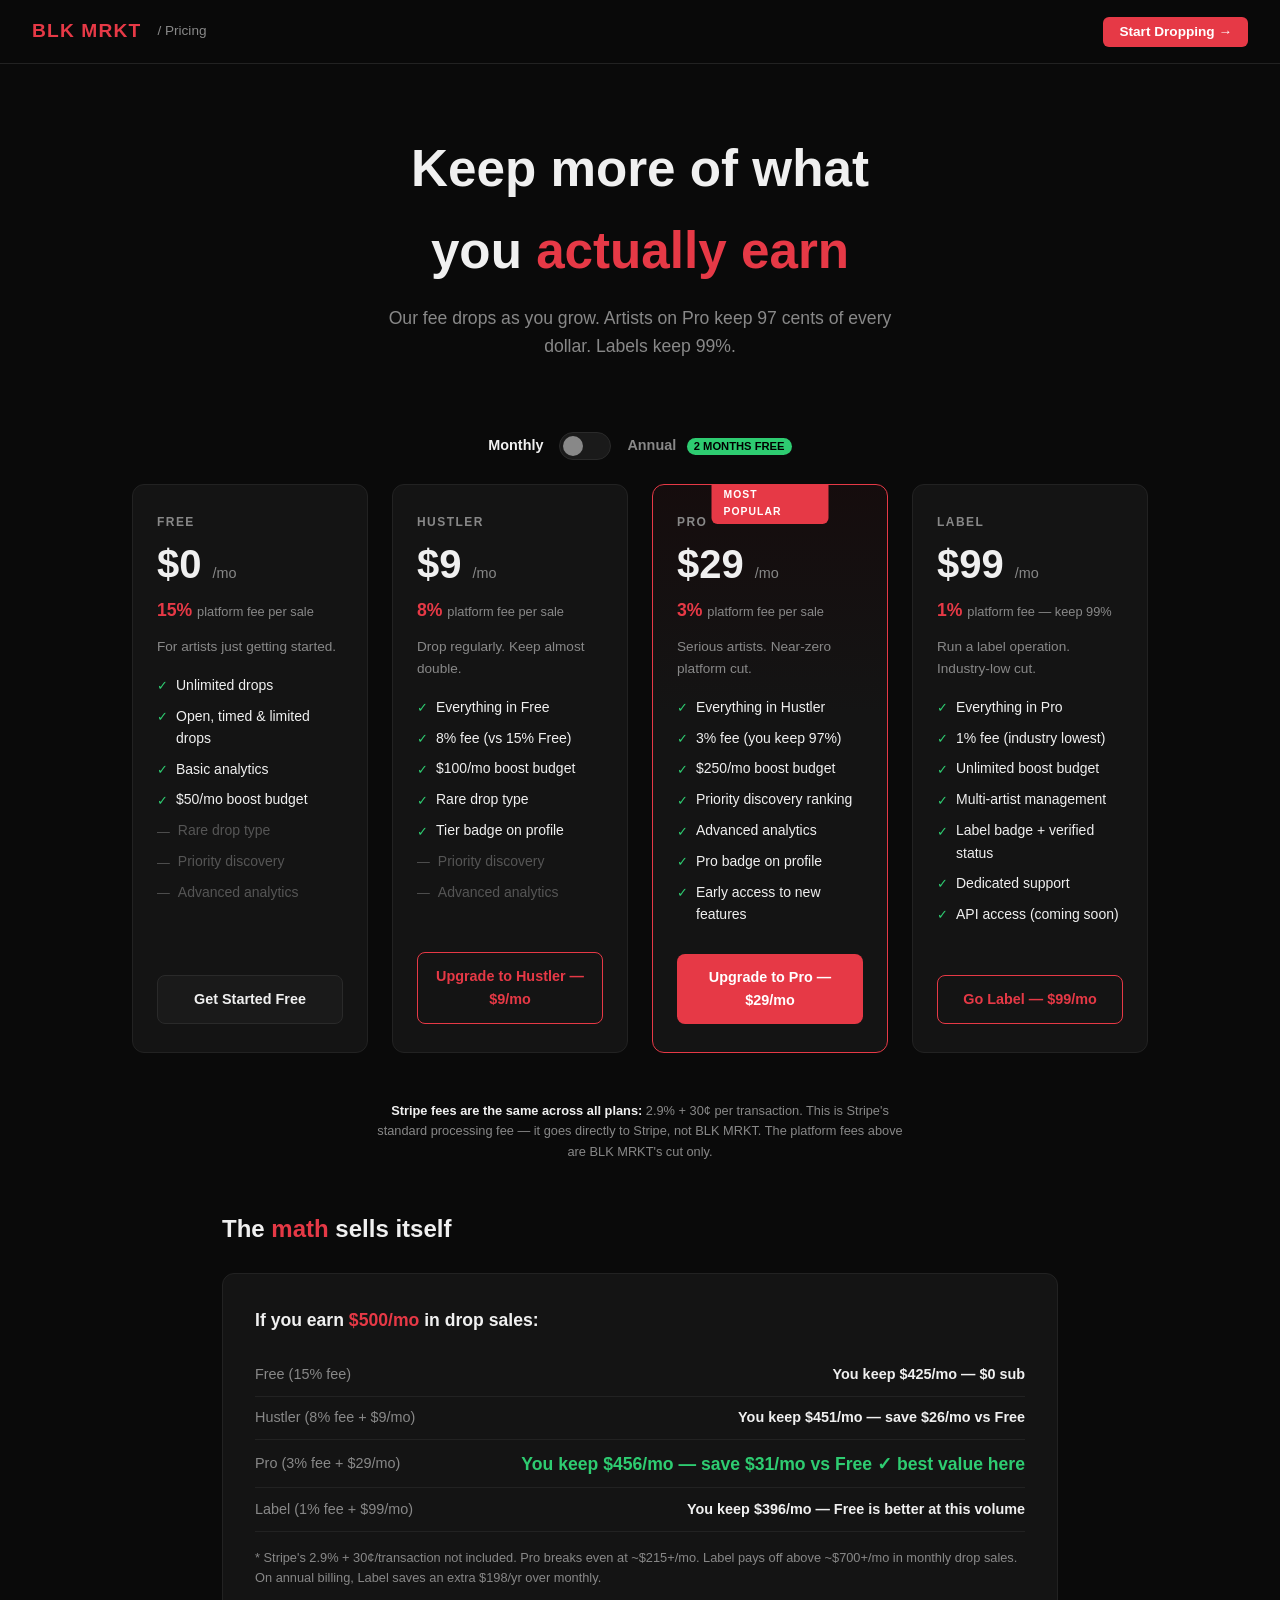
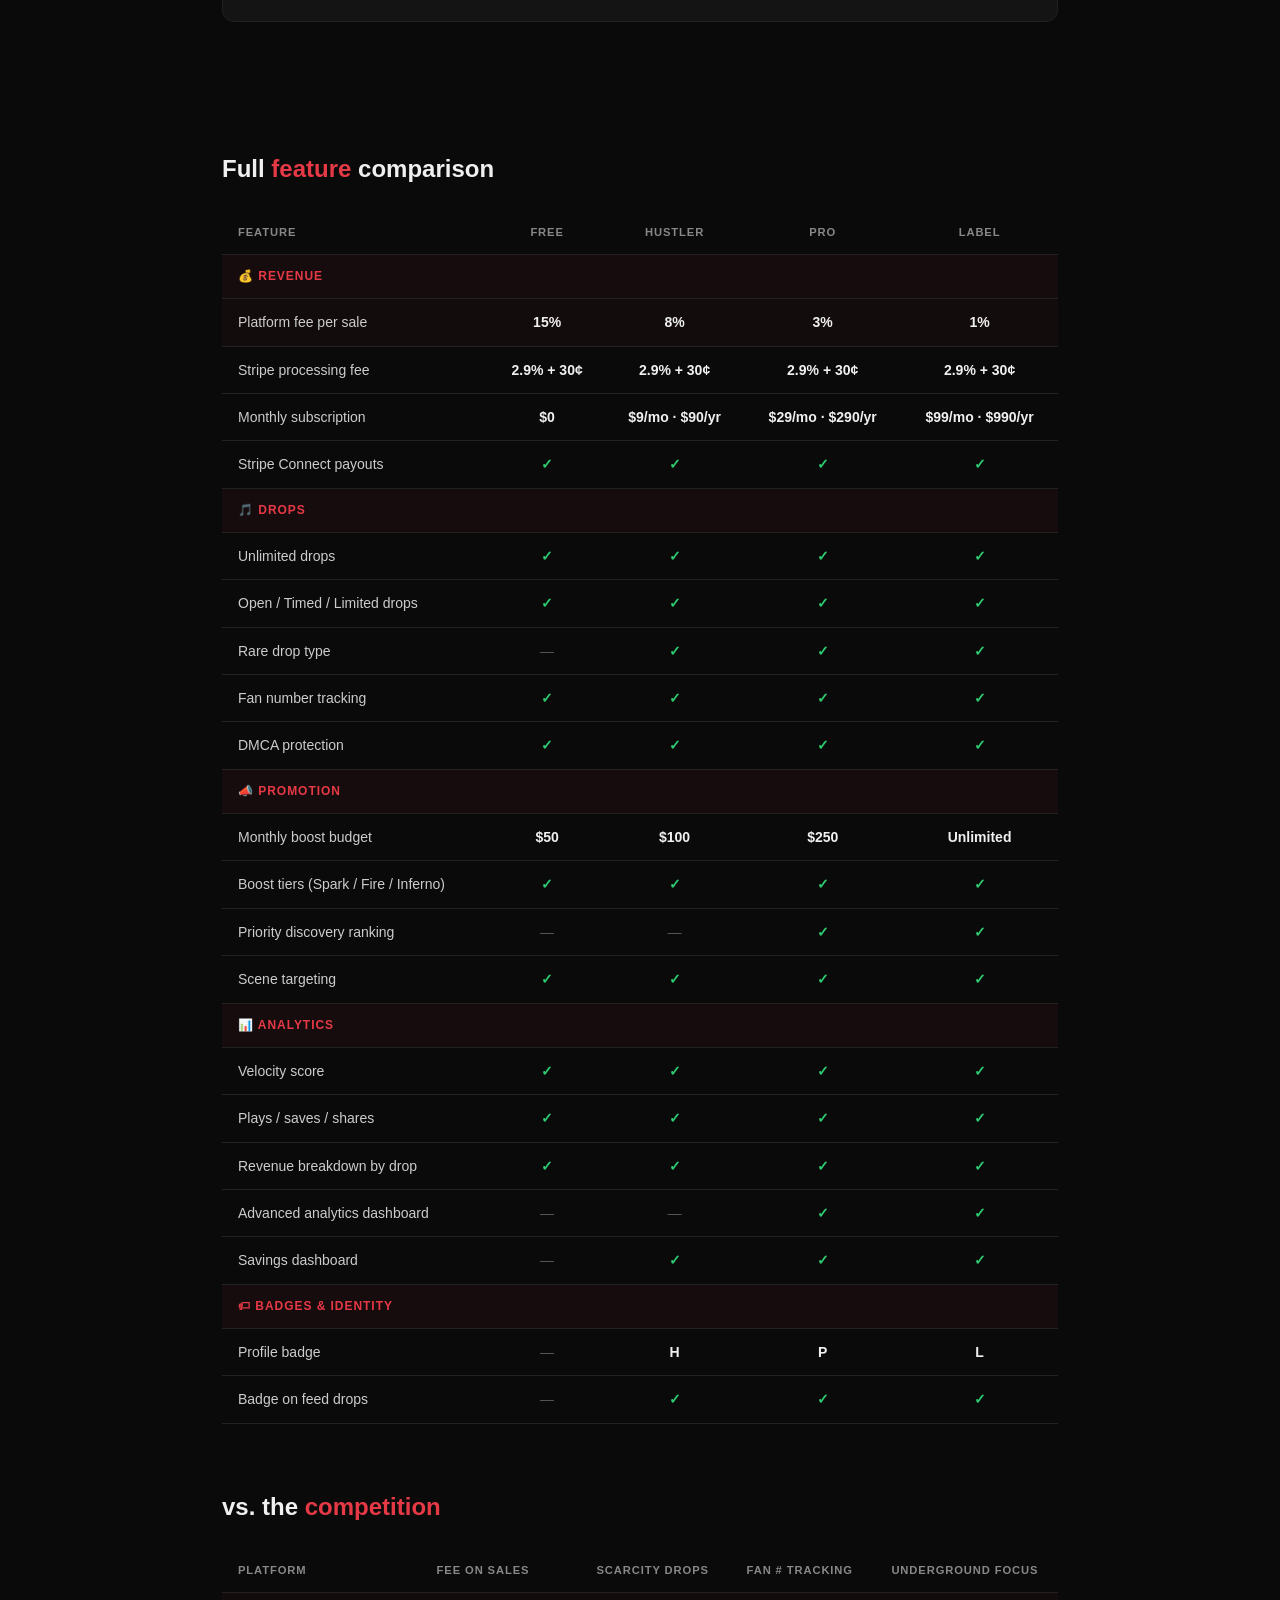
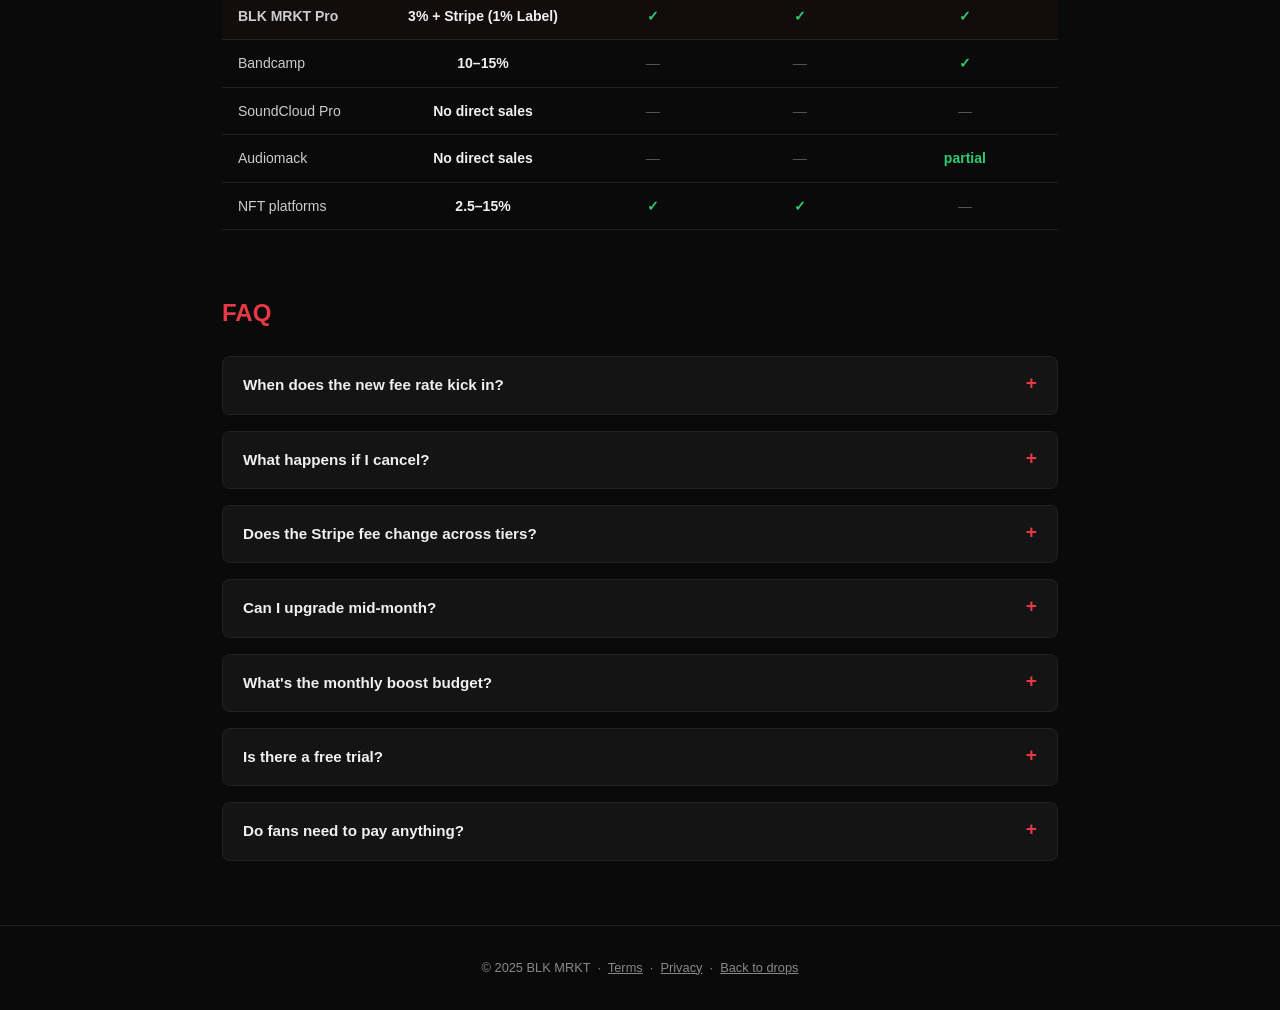
<file: static/pricing.html>
<!DOCTYPE html>
<html lang="en">
<head>
  <meta charset="UTF-8" />
  <meta name="viewport" content="width=device-width, initial-scale=1.0" />
  <title>Pricing — BLK MRKT</title>
  <style>
    *, *::before, *::after { box-sizing: border-box; margin: 0; padding: 0; }
    :root {
      --bg: #0a0a0a; --surface: #141414; --surface2: #1a1a1a;
      --border: #222; --border2: #2a2a2a;
      --red: #e63946; --red-dim: rgba(230,57,70,0.15);
      --text: #f0f0f0; --muted: #888; --dim: #555;
      --green: #2ecc71; --gold: #f5c518;
      --font: 'Inter', -apple-system, BlinkMacSystemFont, 'Segoe UI', sans-serif;
      --radius: 12px;
    }
    body { background: var(--bg); color: var(--text); font-family: var(--font); line-height: 1.6; min-height: 100vh; }

    /* ---- Header ---- */
    header {
      border-bottom: 1px solid var(--border);
      padding: 1rem 2rem;
      display: flex; align-items: center; gap: 1rem;
      position: sticky; top: 0; background: rgba(10,10,10,0.95);
      backdrop-filter: blur(8px); z-index: 10;
    }
    header a.logo { color: var(--red); text-decoration: none; font-weight: 800; font-size: 1.2rem; letter-spacing: .06em; }
    header span { color: var(--muted); font-size: .85rem; }
    header .cta { margin-left: auto; }
    header .cta a {
      background: var(--red); color: #fff; padding: .45rem 1rem;
      border-radius: 6px; text-decoration: none; font-size: .85rem; font-weight: 600;
    }

    /* ---- Hero ---- */
    .hero { text-align: center; padding: 4rem 2rem 2rem; }
    .hero h1 { font-size: clamp(2rem, 5vw, 3.2rem); font-weight: 900; margin-bottom: .75rem; }
    .hero h1 span { color: var(--red); }
    .hero p { color: var(--muted); font-size: 1.1rem; max-width: 520px; margin: 0 auto; }

    /* ---- Toggle ---- */
    .toggle-row { display: flex; justify-content: center; align-items: center; gap: 1rem; margin: 2.5rem 0 1.5rem; }
    .toggle-row span { color: var(--muted); font-size: .9rem; font-weight: 600; transition: color .2s; }
    .toggle-row span.active { color: var(--text); }
    .toggle-row .badge { background: var(--green); color: #000; font-size: .7rem; font-weight: 700; padding: .15rem .45rem; border-radius: 20px; margin-left: .4rem; white-space: nowrap; }

    /* pill toggle */
    .billing-toggle {
      position: relative; display: inline-flex; align-items: center;
      background: var(--surface2); border: 1px solid var(--border2);
      border-radius: 30px; padding: 3px; cursor: pointer; width: 52px; height: 28px;
    }
    .billing-toggle input { opacity: 0; width: 0; height: 0; position: absolute; }
    .billing-toggle .knob {
      position: absolute; left: 3px; top: 3px;
      width: 20px; height: 20px; border-radius: 50%;
      background: var(--muted); transition: transform .25s, background .25s;
    }
    .billing-toggle input:checked ~ .knob { transform: translateX(24px); background: var(--green); }

    /* ---- Tier Grid ---- */
    .tiers { display: grid; grid-template-columns: repeat(auto-fit, minmax(230px, 1fr)); gap: 1.5rem; max-width: 1080px; margin: 0 auto; padding: 0 2rem 3rem; }

    .tier-card {
      background: var(--surface); border: 1px solid var(--border);
      border-radius: var(--radius); padding: 1.75rem 1.5rem;
      display: flex; flex-direction: column; gap: .5rem;
      position: relative; transition: border-color .2s;
    }
    .tier-card:hover { border-color: var(--border2); }
    .tier-card.featured {
      border-color: var(--red);
      background: linear-gradient(180deg, rgba(230,57,70,.05) 0%, var(--surface) 40%);
    }
    .tier-card.featured::before {
      content: "MOST POPULAR";
      position: absolute; top: -1px; left: 50%; transform: translateX(-50%);
      background: var(--red); color: #fff; font-size: .65rem; font-weight: 800;
      letter-spacing: .1em; padding: .2rem .75rem; border-radius: 0 0 6px 6px;
    }

    .tier-name { font-size: .75rem; font-weight: 700; letter-spacing: .12em; color: var(--muted); text-transform: uppercase; }
    .tier-price { font-size: 2.5rem; font-weight: 900; line-height: 1; margin: .25rem 0; }
    .tier-price .cents { font-size: 1rem; font-weight: 400; color: var(--muted); }
    .tier-price .period { font-size: .9rem; font-weight: 400; color: var(--muted); }
    .tier-fee { font-size: 1.1rem; font-weight: 700; color: var(--red); margin-bottom: .25rem; }
    .tier-fee small { font-weight: 400; color: var(--muted); font-size: .8rem; }
    .tier-desc { color: var(--muted); font-size: .85rem; margin-bottom: .5rem; }

    .tier-features { list-style: none; display: flex; flex-direction: column; gap: .5rem; flex: 1; }
    .tier-features li { font-size: .875rem; display: flex; gap: .5rem; align-items: flex-start; }
    .tier-features li .check { color: var(--green); font-size: .8rem; flex-shrink: 0; margin-top: .15rem; }
    .tier-features li .dash { color: var(--dim); font-size: .8rem; flex-shrink: 0; margin-top: .15rem; }
    .tier-features li.muted-feat { color: var(--dim); }

    .tier-btn {
      display: block; text-align: center; padding: .75rem; border-radius: 8px;
      font-weight: 700; font-size: .9rem; text-decoration: none; margin-top: 1.25rem;
      cursor: pointer; border: none; transition: opacity .15s;
    }
    .tier-btn:hover { opacity: .85; }
    .tier-btn.primary { background: var(--red); color: #fff; }
    .tier-btn.secondary { background: var(--surface2); color: var(--text); border: 1px solid var(--border2); }
    .tier-btn.outline { background: transparent; color: var(--red); border: 1px solid var(--red); }

    /* ---- Stripe fee note ---- */
    .stripe-note {
      text-align: center; color: var(--muted); font-size: .8rem; margin: 0 auto 3rem;
      max-width: 600px; padding: 0 2rem;
    }
    .stripe-note strong { color: var(--text); }

    /* ---- Comparison table ---- */
    .section { max-width: 900px; margin: 0 auto; padding: 0 2rem 4rem; }
    .section h2 { font-size: 1.5rem; font-weight: 800; margin-bottom: 1.5rem; }
    .section h2 span { color: var(--red); }

    table.compare { width: 100%; border-collapse: collapse; font-size: .875rem; }
    table.compare th {
      text-align: left; padding: .75rem 1rem; font-size: .7rem; font-weight: 700;
      letter-spacing: .08em; text-transform: uppercase; color: var(--muted);
      border-bottom: 1px solid var(--border);
    }
    table.compare th:not(:first-child) { text-align: center; }
    table.compare td {
      padding: .75rem 1rem; border-bottom: 1px solid var(--border);
      color: #ccc; vertical-align: middle;
    }
    table.compare td:not(:first-child) { text-align: center; }
    table.compare tr:hover td { background: rgba(255,255,255,.02); }
    table.compare .yes { color: var(--green); font-weight: 700; }
    table.compare .no { color: var(--dim); }
    table.compare .val { color: var(--text); font-weight: 600; }
    table.compare .cat td { background: rgba(230,57,70,.06); color: var(--red); font-weight: 700; font-size: .75rem; letter-spacing: .08em; text-transform: uppercase; border-bottom: 1px solid var(--border); }
    table.compare .highlight td { background: rgba(230,57,70,.04); }

    /* ---- Math sells itself ---- */
    .math-box {
      background: var(--surface); border: 1px solid var(--border);
      border-radius: var(--radius); padding: 2rem; margin-bottom: 4rem;
    }
    .math-box h3 { font-size: 1.1rem; font-weight: 800; margin-bottom: 1.25rem; }
    .math-box h3 span { color: var(--red); }
    .math-row { display: flex; justify-content: space-between; align-items: center; padding: .6rem 0; border-bottom: 1px solid var(--border); font-size: .9rem; }
    .math-row:last-child { border-bottom: none; font-weight: 700; font-size: 1rem; }
    .math-row .label { color: var(--muted); }
    .math-row .val { font-weight: 600; }
    .math-row.savings .val { color: var(--green); font-weight: 800; font-size: 1.1rem; }

    /* ---- Competitor compare ---- */
    .vs-table td:first-child { min-width: 160px; }

    /* ---- FAQ ---- */
    .faq-list { display: flex; flex-direction: column; gap: 1rem; }
    details { background: var(--surface); border: 1px solid var(--border); border-radius: 8px; padding: 1rem 1.25rem; }
    summary { font-weight: 600; cursor: pointer; font-size: .95rem; list-style: none; display: flex; justify-content: space-between; }
    summary::after { content: "+"; color: var(--red); font-size: 1.2rem; line-height: 1; }
    details[open] summary::after { content: "−"; }
    details p { color: var(--muted); font-size: .875rem; margin-top: .75rem; line-height: 1.7; }

    /* ---- Footer ---- */
    footer { text-align: center; color: var(--muted); font-size: .8rem; padding: 2rem; border-top: 1px solid var(--border); }
    footer a { color: var(--muted); text-decoration: underline; }

    @media (max-width: 600px) {
      .tiers { grid-template-columns: 1fr; }
      table.compare { font-size: .8rem; }
      table.compare th, table.compare td { padding: .6rem .5rem; }
    }
  </style>
</head>
<body>

<header>
  <a class="logo" href="/">BLK MRKT</a>
  <span>/ Pricing</span>
  <div class="cta"><a href="/">Start Dropping →</a></div>
</header>

<!-- Hero -->
<div class="hero">
  <h1>Keep more of what<br>you <span>actually earn</span></h1>
  <p>Our fee drops as you grow. Artists on Pro keep 97 cents of every dollar. Labels keep 99%.</p>
</div>

<!-- Billing toggle -->
<div class="toggle-row">
  <span id="lbl-monthly" class="active">Monthly</span>
  <label class="billing-toggle" title="Switch to annual billing">
    <input type="checkbox" id="billing-toggle" />
    <span class="knob"></span>
  </label>
  <span id="lbl-annual">Annual <span class="badge">2 MONTHS FREE</span></span>
</div>

<!-- Tier cards -->
<div class="tiers">

  <!-- Free -->
  <div class="tier-card">
    <div class="tier-name">Free</div>
    <div class="tier-price">$0 <span class="period">/mo</span></div>
    <div class="tier-fee">15% <small>platform fee per sale</small></div>
    <div class="tier-desc">For artists just getting started.</div>
    <ul class="tier-features">
      <li><span class="check">✓</span> Unlimited drops</li>
      <li><span class="check">✓</span> Open, timed & limited drops</li>
      <li><span class="check">✓</span> Basic analytics</li>
      <li><span class="check">✓</span> $50/mo boost budget</li>
      <li class="muted-feat"><span class="dash">—</span> Rare drop type</li>
      <li class="muted-feat"><span class="dash">—</span> Priority discovery</li>
      <li class="muted-feat"><span class="dash">—</span> Advanced analytics</li>
    </ul>
    <a href="/" class="tier-btn secondary">Get Started Free</a>
  </div>

  <!-- Hustler -->
  <div class="tier-card">
    <div class="tier-name">Hustler</div>
    <div class="tier-price">
      <span class="price-monthly">$9 <span class="period">/mo</span></span>
      <span class="price-annual" style="display:none">$90 <span class="period">/yr</span> <span style="font-size:.75rem;color:var(--green);font-weight:600;">$7.50/mo</span></span>
    </div>
    <div class="tier-fee">8% <small>platform fee per sale</small></div>
    <div class="tier-desc">Drop regularly. Keep almost double.</div>
    <ul class="tier-features">
      <li><span class="check">✓</span> Everything in Free</li>
      <li><span class="check">✓</span> 8% fee (vs 15% Free)</li>
      <li><span class="check">✓</span> $100/mo boost budget</li>
      <li><span class="check">✓</span> Rare drop type</li>
      <li><span class="check">✓</span> Tier badge on profile</li>
      <li class="muted-feat"><span class="dash">—</span> Priority discovery</li>
      <li class="muted-feat"><span class="dash">—</span> Advanced analytics</li>
    </ul>
    <a href="/?upgrade=hustler" class="tier-btn outline" data-tier="hustler">Upgrade to Hustler</a>
  </div>

  <!-- Pro -->
  <div class="tier-card featured">
    <div class="tier-name">Pro</div>
    <div class="tier-price">
      <span class="price-monthly">$29 <span class="period">/mo</span></span>
      <span class="price-annual" style="display:none">$290 <span class="period">/yr</span> <span style="font-size:.75rem;color:var(--green);font-weight:600;">$24/mo</span></span>
    </div>
    <div class="tier-fee">3% <small>platform fee per sale</small></div>
    <div class="tier-desc">Serious artists. Near-zero platform cut.</div>
    <ul class="tier-features">
      <li><span class="check">✓</span> Everything in Hustler</li>
      <li><span class="check">✓</span> 3% fee (you keep 97%)</li>
      <li><span class="check">✓</span> $250/mo boost budget</li>
      <li><span class="check">✓</span> Priority discovery ranking</li>
      <li><span class="check">✓</span> Advanced analytics</li>
      <li><span class="check">✓</span> Pro badge on profile</li>
      <li><span class="check">✓</span> Early access to new features</li>
    </ul>
    <a href="/?upgrade=pro" class="tier-btn primary" data-tier="pro">Upgrade to Pro</a>
  </div>

  <!-- Label -->
  <div class="tier-card">
    <div class="tier-name">Label</div>
    <div class="tier-price">
      <span class="price-monthly">$99 <span class="period">/mo</span></span>
      <span class="price-annual" style="display:none">$990 <span class="period">/yr</span> <span style="font-size:.75rem;color:var(--green);font-weight:600;">$82.50/mo</span></span>
    </div>
    <div class="tier-fee">1% <small>platform fee — keep 99%</small></div>
    <div class="tier-desc">Run a label operation. Industry-low cut.</div>
    <ul class="tier-features">
      <li><span class="check">✓</span> Everything in Pro</li>
      <li><span class="check">✓</span> 1% fee (industry lowest)</li>
      <li><span class="check">✓</span> Unlimited boost budget</li>
      <li><span class="check">✓</span> Multi-artist management</li>
      <li><span class="check">✓</span> Label badge + verified status</li>
      <li><span class="check">✓</span> Dedicated support</li>
      <li><span class="check">✓</span> API access (coming soon)</li>
    </ul>
    <a href="/?upgrade=label" class="tier-btn outline" data-tier="label">Go Label</a>
  </div>

</div>

<!-- Stripe fee note -->
<p class="stripe-note">
  <strong>Stripe fees are the same across all plans:</strong> 2.9% + 30¢ per transaction.
  This is Stripe's standard processing fee — it goes directly to Stripe, not BLK MRKT.
  The platform fees above are BLK MRKT's cut only.
</p>

<!-- Math sells itself -->
<div class="section">
  <h2>The <span>math</span> sells itself</h2>
  <div class="math-box">
    <h3>If you earn <span>$500/mo</span> in drop sales:</h3>
    <div class="math-row">
      <span class="label">Free (15% fee)</span>
      <span class="val">You keep $425/mo — $0 sub</span>
    </div>
    <div class="math-row">
      <span class="label">Hustler (8% fee + $9/mo)</span>
      <span class="val">You keep $451/mo — save $26/mo vs Free</span>
    </div>
    <div class="math-row savings">
      <span class="label">Pro (3% fee + $29/mo)</span>
      <span class="val">You keep $456/mo — save $31/mo vs Free ✓ best value here</span>
    </div>
    <div class="math-row">
      <span class="label">Label (1% fee + $99/mo)</span>
      <span class="val">You keep $396/mo — Free is better at this volume</span>
    </div>
    <p style="font-size:.8rem;color:var(--muted);margin-top:1rem;">
      * Stripe's 2.9% + 30¢/transaction not included.
      Pro breaks even at ~$215+/mo. Label pays off above ~$700+/mo in monthly drop sales.
      On annual billing, Label saves an extra $198/yr over monthly.
    </p>
  </div>
</div>

<!-- Feature comparison table -->
<div class="section">
  <h2>Full <span>feature</span> comparison</h2>
  <table class="compare">
    <thead>
      <tr>
        <th>Feature</th>
        <th>Free</th>
        <th>Hustler</th>
        <th>Pro</th>
        <th>Label</th>
      </tr>
    </thead>
    <tbody>
      <tr class="cat"><td colspan="5">💰 Revenue</td></tr>
      <tr class="highlight">
        <td>Platform fee per sale</td>
        <td class="val">15%</td>
        <td class="val">8%</td>
        <td class="val">3%</td>
        <td class="val">1%</td>
      </tr>
      <tr>
        <td>Stripe processing fee</td>
        <td class="val">2.9% + 30¢</td>
        <td class="val">2.9% + 30¢</td>
        <td class="val">2.9% + 30¢</td>
        <td class="val">2.9% + 30¢</td>
      </tr>
      <tr>
        <td>Monthly subscription</td>
        <td class="val">$0</td>
        <td class="val">$9/mo · $90/yr</td>
        <td class="val">$29/mo · $290/yr</td>
        <td class="val">$99/mo · $990/yr</td>
      </tr>
      <tr>
        <td>Stripe Connect payouts</td>
        <td class="yes">✓</td>
        <td class="yes">✓</td>
        <td class="yes">✓</td>
        <td class="yes">✓</td>
      </tr>

      <tr class="cat"><td colspan="5">🎵 Drops</td></tr>
      <tr>
        <td>Unlimited drops</td>
        <td class="yes">✓</td>
        <td class="yes">✓</td>
        <td class="yes">✓</td>
        <td class="yes">✓</td>
      </tr>
      <tr>
        <td>Open / Timed / Limited drops</td>
        <td class="yes">✓</td>
        <td class="yes">✓</td>
        <td class="yes">✓</td>
        <td class="yes">✓</td>
      </tr>
      <tr>
        <td>Rare drop type</td>
        <td class="no">—</td>
        <td class="yes">✓</td>
        <td class="yes">✓</td>
        <td class="yes">✓</td>
      </tr>
      <tr>
        <td>Fan number tracking</td>
        <td class="yes">✓</td>
        <td class="yes">✓</td>
        <td class="yes">✓</td>
        <td class="yes">✓</td>
      </tr>
      <tr>
        <td>DMCA protection</td>
        <td class="yes">✓</td>
        <td class="yes">✓</td>
        <td class="yes">✓</td>
        <td class="yes">✓</td>
      </tr>

      <tr class="cat"><td colspan="5">📣 Promotion</td></tr>
      <tr>
        <td>Monthly boost budget</td>
        <td class="val">$50</td>
        <td class="val">$100</td>
        <td class="val">$250</td>
        <td class="val">Unlimited</td>
      </tr>
      <tr>
        <td>Boost tiers (Spark / Fire / Inferno)</td>
        <td class="yes">✓</td>
        <td class="yes">✓</td>
        <td class="yes">✓</td>
        <td class="yes">✓</td>
      </tr>
      <tr>
        <td>Priority discovery ranking</td>
        <td class="no">—</td>
        <td class="no">—</td>
        <td class="yes">✓</td>
        <td class="yes">✓</td>
      </tr>
      <tr>
        <td>Scene targeting</td>
        <td class="yes">✓</td>
        <td class="yes">✓</td>
        <td class="yes">✓</td>
        <td class="yes">✓</td>
      </tr>

      <tr class="cat"><td colspan="5">📊 Analytics</td></tr>
      <tr>
        <td>Velocity score</td>
        <td class="yes">✓</td>
        <td class="yes">✓</td>
        <td class="yes">✓</td>
        <td class="yes">✓</td>
      </tr>
      <tr>
        <td>Plays / saves / shares</td>
        <td class="yes">✓</td>
        <td class="yes">✓</td>
        <td class="yes">✓</td>
        <td class="yes">✓</td>
      </tr>
      <tr>
        <td>Revenue breakdown by drop</td>
        <td class="yes">✓</td>
        <td class="yes">✓</td>
        <td class="yes">✓</td>
        <td class="yes">✓</td>
      </tr>
      <tr>
        <td>Advanced analytics dashboard</td>
        <td class="no">—</td>
        <td class="no">—</td>
        <td class="yes">✓</td>
        <td class="yes">✓</td>
      </tr>
      <tr>
        <td>Savings dashboard</td>
        <td class="no">—</td>
        <td class="yes">✓</td>
        <td class="yes">✓</td>
        <td class="yes">✓</td>
      </tr>

      <tr class="cat"><td colspan="5">🏷 Badges &amp; Identity</td></tr>
      <tr>
        <td>Profile badge</td>
        <td class="no">—</td>
        <td class="val">H</td>
        <td class="val">P</td>
        <td class="val">L</td>
      </tr>
      <tr>
        <td>Badge on feed drops</td>
        <td class="no">—</td>
        <td class="yes">✓</td>
        <td class="yes">✓</td>
        <td class="yes">✓</td>
      </tr>
    </tbody>
  </table>
</div>

<!-- Competitor comparison -->
<div class="section">
  <h2>vs. the <span>competition</span></h2>
  <table class="compare vs-table">
    <thead>
      <tr>
        <th>Platform</th>
        <th>Fee on sales</th>
        <th>Scarcity drops</th>
        <th>Fan # tracking</th>
        <th>Underground focus</th>
      </tr>
    </thead>
    <tbody>
      <tr class="highlight">
        <td><strong>BLK MRKT Pro</strong></td>
        <td class="val">3% + Stripe (1% Label)</td>
        <td class="yes">✓</td>
        <td class="yes">✓</td>
        <td class="yes">✓</td>
      </tr>
      <tr>
        <td>Bandcamp</td>
        <td class="val">10–15%</td>
        <td class="no">—</td>
        <td class="no">—</td>
        <td class="yes">✓</td>
      </tr>
      <tr>
        <td>SoundCloud Pro</td>
        <td class="val">No direct sales</td>
        <td class="no">—</td>
        <td class="no">—</td>
        <td class="no">—</td>
      </tr>
      <tr>
        <td>Audiomack</td>
        <td class="val">No direct sales</td>
        <td class="no">—</td>
        <td class="no">—</td>
        <td class="yes">partial</td>
      </tr>
      <tr>
        <td>NFT platforms</td>
        <td class="val">2.5–15%</td>
        <td class="yes">✓</td>
        <td class="yes">✓</td>
        <td class="no">—</td>
      </tr>
    </tbody>
  </table>
</div>

<!-- FAQ -->
<div class="section">
  <h2><span>FAQ</span></h2>
  <div class="faq-list">
    <details>
      <summary>When does the new fee rate kick in?</summary>
      <p>Immediately upon successful payment. Any drop sale processed after your subscription activates uses your new tier's fee rate. There's no waiting period.</p>
    </details>
    <details>
      <summary>What happens if I cancel?</summary>
      <p>Your tier stays active until the end of the billing period. After that, you automatically revert to the Free tier (15% fee). Your drops, fans, and data are never affected.</p>
    </details>
    <details>
      <summary>Does the Stripe fee change across tiers?</summary>
      <p>No. Stripe charges 2.9% + 30¢ per transaction regardless of your plan — that's Stripe's standard rate and goes directly to them. The percentages listed in our tier cards are BLK MRKT's platform fee only.</p>
    </details>
    <details>
      <summary>Can I upgrade mid-month?</summary>
      <p>Yes. The new fee rate applies immediately to all future transactions. You'll be billed the prorated difference on your next invoice.</p>
    </details>
    <details>
      <summary>What's the monthly boost budget?</summary>
      <p>Each tier includes a monthly cap on how much you can spend on Spark / Fire / Inferno boosts. The cap resets on the 1st of each month. Label tier has no cap.</p>
    </details>
    <details>
      <summary>Is there a free trial?</summary>
      <p>The Free tier is free forever with unlimited drops. No credit card required. We don't offer trials on paid tiers — the math speaks for itself once you're making sales.</p>
    </details>
    <details>
      <summary>Do fans need to pay anything?</summary>
      <p>Fans never pay a subscription. They pay the price the artist sets on each drop (or nothing for free drops). The platform fee is only charged when a paid drop is claimed.</p>
    </details>
  </div>
</div>

<footer>
  &copy; 2025 BLK MRKT &nbsp;·&nbsp;
  <a href="/terms.html">Terms</a> &nbsp;·&nbsp;
  <a href="/privacy.html">Privacy</a> &nbsp;·&nbsp;
  <a href="/">Back to drops</a>
</footer>

<script>
  // ---- Billing toggle ----
  const toggle = document.getElementById('billing-toggle');
  const lblMonthly = document.getElementById('lbl-monthly');
  const lblAnnual  = document.getElementById('lbl-annual');

  function updateBillingUI(isAnnual) {
    document.querySelectorAll('.price-monthly').forEach(el => el.style.display = isAnnual ? 'none' : '');
    document.querySelectorAll('.price-annual').forEach(el => el.style.display  = isAnnual ? '' : 'none');
    lblMonthly.classList.toggle('active', !isAnnual);
    lblAnnual.classList.toggle('active', isAnnual);

    // Update button labels
    document.querySelectorAll('[data-tier]').forEach(btn => {
      const tier = btn.dataset.tier;
      const prices = { hustler: ['$9/mo', '$90/yr'], pro: ['$29/mo', '$290/yr'], label: ['$99/mo', '$990/yr'] };
      const p = prices[tier];
      if (p) {
        const base = btn.textContent.replace(/\$[\d]+\/(mo|yr)/, '');
        btn.textContent = base.trim() + ' — ' + (isAnnual ? p[1] : p[0]);
      }
    });
  }

  toggle.addEventListener('change', () => updateBillingUI(toggle.checked));

  // ---- Upgrade buttons ----
  document.querySelectorAll('[data-tier]').forEach(btn => {
    btn.addEventListener('click', e => {
      e.preventDefault();
      const tier = btn.dataset.tier;
      const billing = toggle.checked ? 'annual' : 'monthly';
      const token = localStorage.getItem('blkmrkt_access_token');
      if (token) {
        window.location.href = `/?upgrade=${tier}&billing=${billing}`;
      } else {
        window.location.href = `/?register=1&upgrade=${tier}&billing=${billing}`;
      }
    });
    // Set initial label
    const tier = btn.dataset.tier;
    const prices = { hustler: '$9/mo', pro: '$29/mo', label: '$99/mo' };
    if (prices[tier]) btn.textContent += ' — ' + prices[tier];
  });
</script>

</body>
</html>
</file>
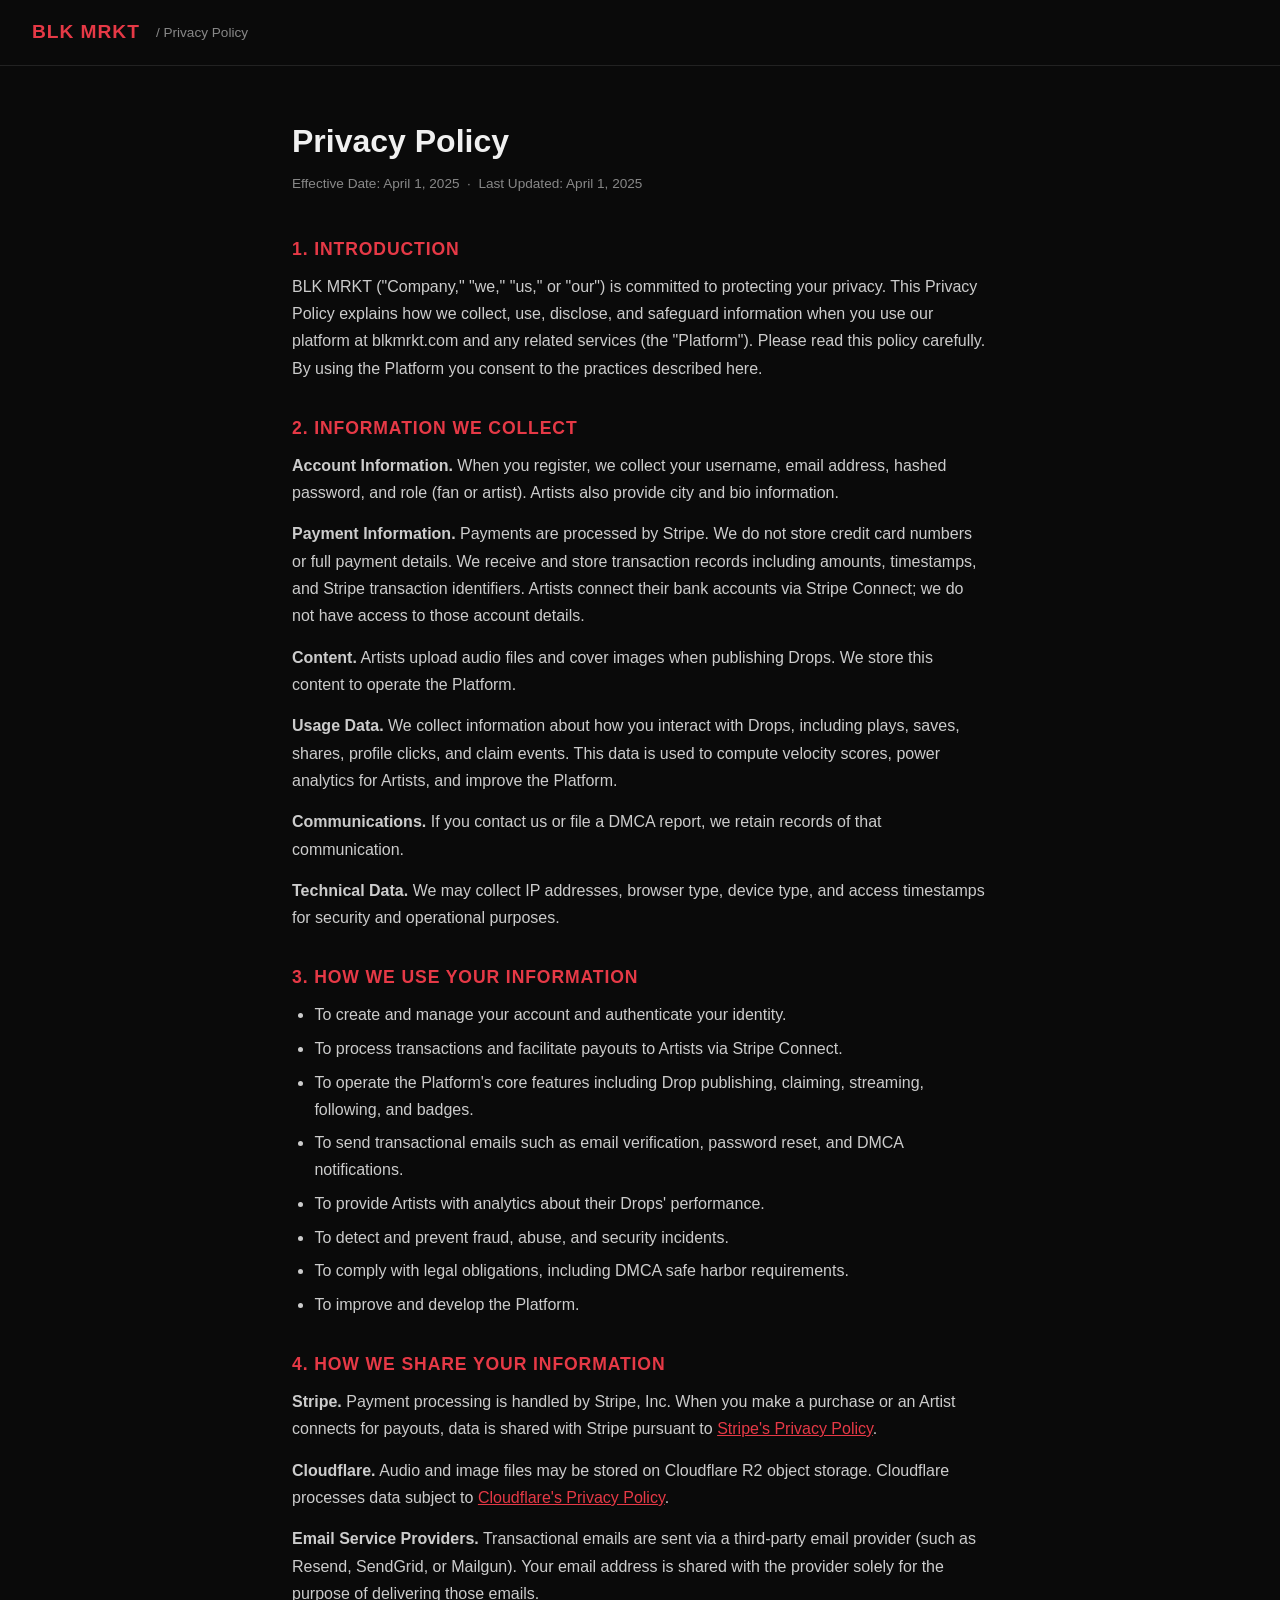
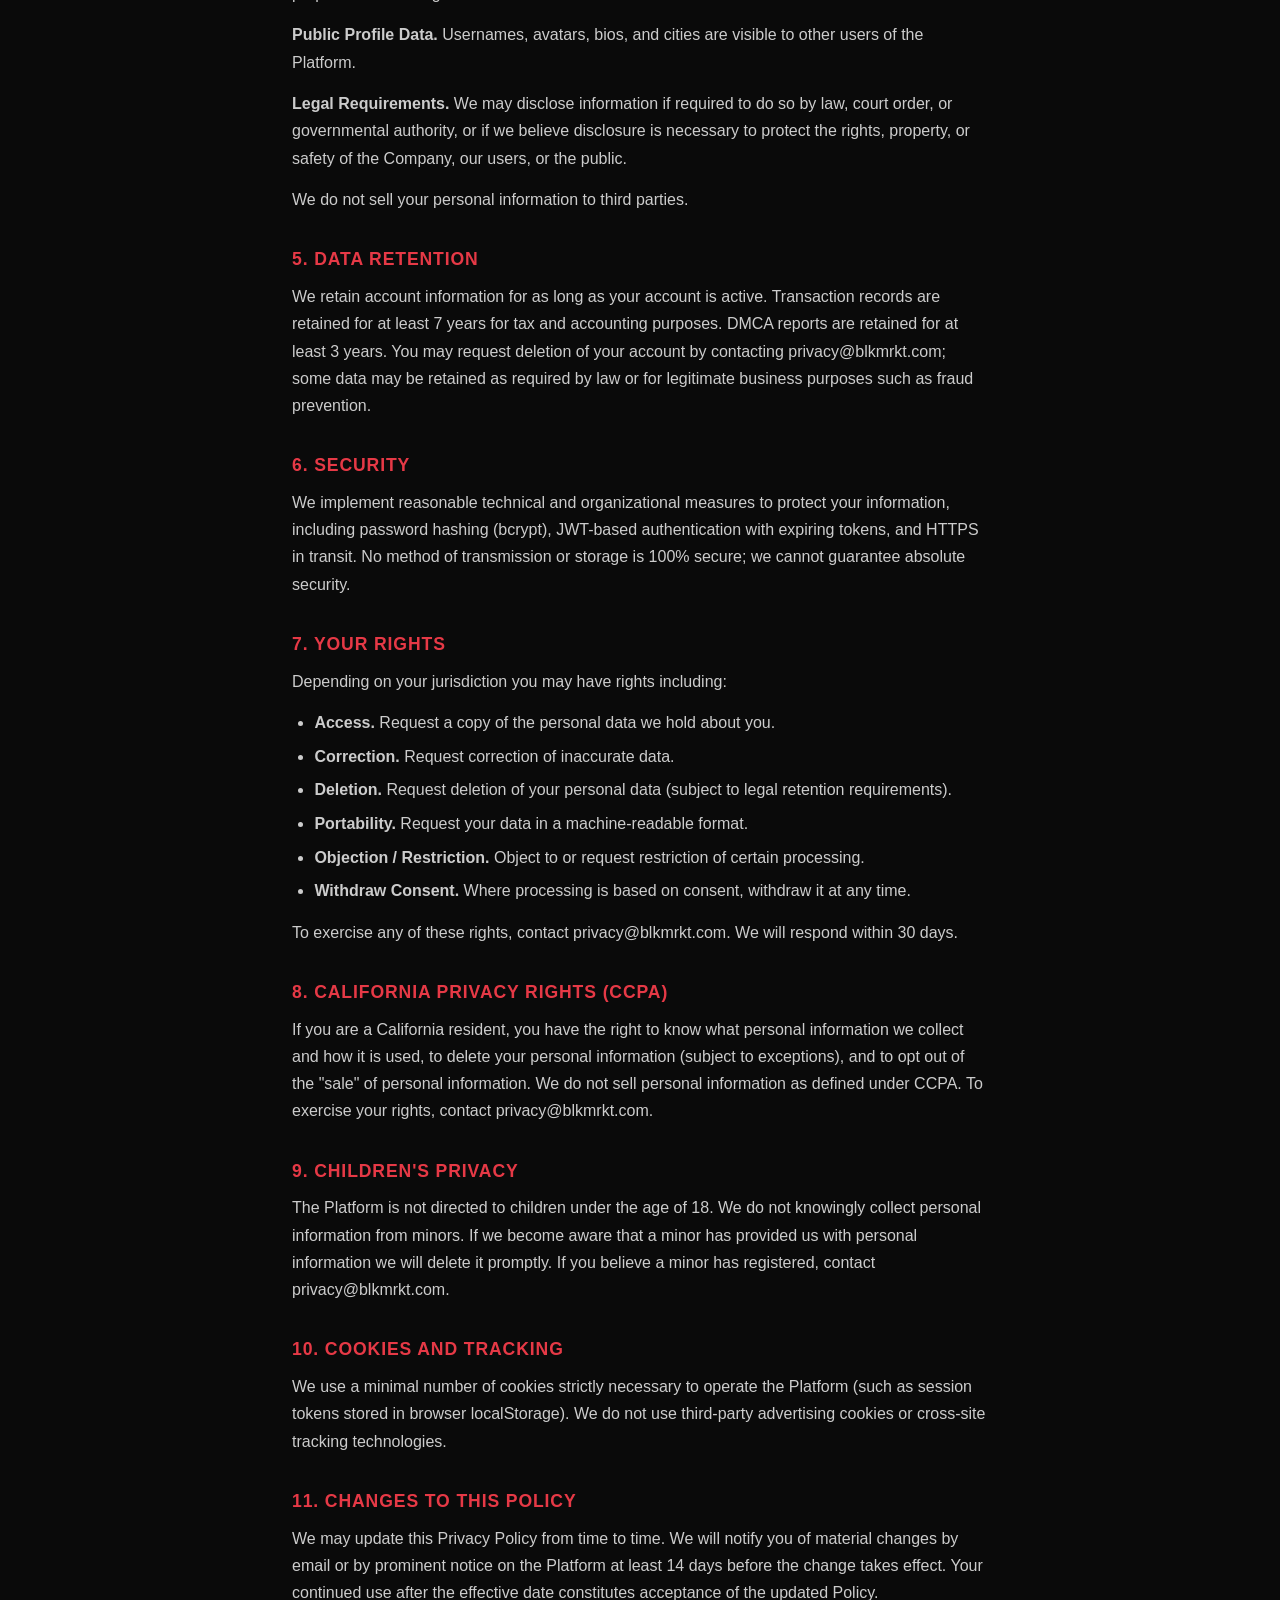
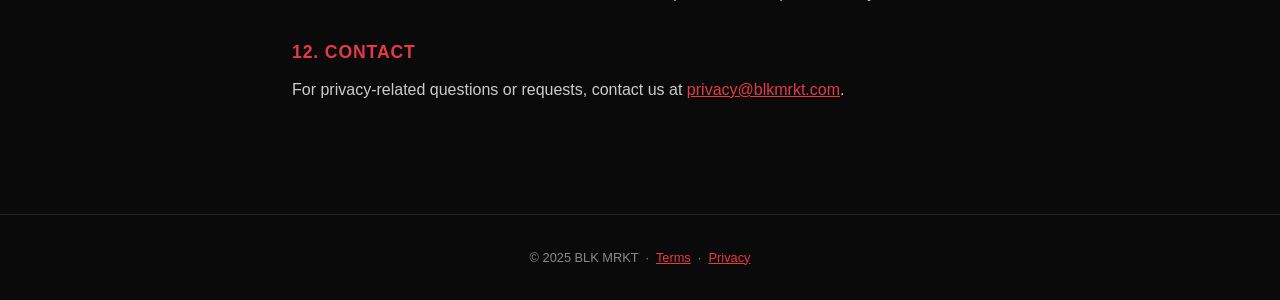
<file: static/privacy.html>
<!DOCTYPE html>
<html lang="en">
<head>
  <meta charset="UTF-8" />
  <meta name="viewport" content="width=device-width, initial-scale=1.0" />
  <title>Privacy Policy — BLK MRKT</title>
  <style>
    *, *::before, *::after { box-sizing: border-box; margin: 0; padding: 0; }
    :root {
      --bg: #0a0a0a; --surface: #141414; --border: #222;
      --red: #e63946; --text: #f0f0f0; --muted: #888;
      --font: 'Inter', -apple-system, BlinkMacSystemFont, 'Segoe UI', sans-serif;
    }
    body { background: var(--bg); color: var(--text); font-family: var(--font); line-height: 1.7; }
    header { border-bottom: 1px solid var(--border); padding: 1rem 2rem; display: flex; align-items: center; gap: 1rem; }
    header a { color: var(--red); text-decoration: none; font-weight: 700; font-size: 1.2rem; letter-spacing: .05em; }
    header span { color: var(--muted); font-size: .85rem; }
    main { max-width: 760px; margin: 0 auto; padding: 3rem 2rem 6rem; }
    h1 { font-size: 2rem; font-weight: 800; margin-bottom: .25rem; }
    .meta { color: var(--muted); font-size: .85rem; margin-bottom: 2.5rem; }
    h2 { font-size: 1.1rem; font-weight: 700; margin: 2rem 0 .5rem; color: var(--red); text-transform: uppercase; letter-spacing: .05em; }
    p { color: #ccc; margin-bottom: .9rem; }
    ul { color: #ccc; padding-left: 1.4rem; margin-bottom: .9rem; }
    li { margin-bottom: .4rem; }
    a { color: var(--red); text-decoration: underline; }
    footer { text-align: center; color: var(--muted); font-size: .8rem; padding: 2rem; border-top: 1px solid var(--border); }
  </style>
</head>
<body>
<header>
  <a href="/">BLK MRKT</a>
  <span>/ Privacy Policy</span>
</header>

<main>
  <h1>Privacy Policy</h1>
  <p class="meta">Effective Date: April 1, 2025 &nbsp;·&nbsp; Last Updated: April 1, 2025</p>

  <h2>1. Introduction</h2>
  <p>BLK MRKT ("Company," "we," "us," or "our") is committed to protecting your privacy. This Privacy Policy explains how we collect, use, disclose, and safeguard information when you use our platform at blkmrkt.com and any related services (the "Platform"). Please read this policy carefully. By using the Platform you consent to the practices described here.</p>

  <h2>2. Information We Collect</h2>
  <p><strong>Account Information.</strong> When you register, we collect your username, email address, hashed password, and role (fan or artist). Artists also provide city and bio information.</p>
  <p><strong>Payment Information.</strong> Payments are processed by Stripe. We do not store credit card numbers or full payment details. We receive and store transaction records including amounts, timestamps, and Stripe transaction identifiers. Artists connect their bank accounts via Stripe Connect; we do not have access to those account details.</p>
  <p><strong>Content.</strong> Artists upload audio files and cover images when publishing Drops. We store this content to operate the Platform.</p>
  <p><strong>Usage Data.</strong> We collect information about how you interact with Drops, including plays, saves, shares, profile clicks, and claim events. This data is used to compute velocity scores, power analytics for Artists, and improve the Platform.</p>
  <p><strong>Communications.</strong> If you contact us or file a DMCA report, we retain records of that communication.</p>
  <p><strong>Technical Data.</strong> We may collect IP addresses, browser type, device type, and access timestamps for security and operational purposes.</p>

  <h2>3. How We Use Your Information</h2>
  <ul>
    <li>To create and manage your account and authenticate your identity.</li>
    <li>To process transactions and facilitate payouts to Artists via Stripe Connect.</li>
    <li>To operate the Platform's core features including Drop publishing, claiming, streaming, following, and badges.</li>
    <li>To send transactional emails such as email verification, password reset, and DMCA notifications.</li>
    <li>To provide Artists with analytics about their Drops' performance.</li>
    <li>To detect and prevent fraud, abuse, and security incidents.</li>
    <li>To comply with legal obligations, including DMCA safe harbor requirements.</li>
    <li>To improve and develop the Platform.</li>
  </ul>

  <h2>4. How We Share Your Information</h2>
  <p><strong>Stripe.</strong> Payment processing is handled by Stripe, Inc. When you make a purchase or an Artist connects for payouts, data is shared with Stripe pursuant to <a href="https://stripe.com/privacy" target="_blank" rel="noopener">Stripe's Privacy Policy</a>.</p>
  <p><strong>Cloudflare.</strong> Audio and image files may be stored on Cloudflare R2 object storage. Cloudflare processes data subject to <a href="https://www.cloudflare.com/privacypolicy/" target="_blank" rel="noopener">Cloudflare's Privacy Policy</a>.</p>
  <p><strong>Email Service Providers.</strong> Transactional emails are sent via a third-party email provider (such as Resend, SendGrid, or Mailgun). Your email address is shared with the provider solely for the purpose of delivering those emails.</p>
  <p><strong>Public Profile Data.</strong> Usernames, avatars, bios, and cities are visible to other users of the Platform.</p>
  <p><strong>Legal Requirements.</strong> We may disclose information if required to do so by law, court order, or governmental authority, or if we believe disclosure is necessary to protect the rights, property, or safety of the Company, our users, or the public.</p>
  <p>We do not sell your personal information to third parties.</p>

  <h2>5. Data Retention</h2>
  <p>We retain account information for as long as your account is active. Transaction records are retained for at least 7 years for tax and accounting purposes. DMCA reports are retained for at least 3 years. You may request deletion of your account by contacting privacy@blkmrkt.com; some data may be retained as required by law or for legitimate business purposes such as fraud prevention.</p>

  <h2>6. Security</h2>
  <p>We implement reasonable technical and organizational measures to protect your information, including password hashing (bcrypt), JWT-based authentication with expiring tokens, and HTTPS in transit. No method of transmission or storage is 100% secure; we cannot guarantee absolute security.</p>

  <h2>7. Your Rights</h2>
  <p>Depending on your jurisdiction you may have rights including:</p>
  <ul>
    <li><strong>Access.</strong> Request a copy of the personal data we hold about you.</li>
    <li><strong>Correction.</strong> Request correction of inaccurate data.</li>
    <li><strong>Deletion.</strong> Request deletion of your personal data (subject to legal retention requirements).</li>
    <li><strong>Portability.</strong> Request your data in a machine-readable format.</li>
    <li><strong>Objection / Restriction.</strong> Object to or request restriction of certain processing.</li>
    <li><strong>Withdraw Consent.</strong> Where processing is based on consent, withdraw it at any time.</li>
  </ul>
  <p>To exercise any of these rights, contact privacy@blkmrkt.com. We will respond within 30 days.</p>

  <h2>8. California Privacy Rights (CCPA)</h2>
  <p>If you are a California resident, you have the right to know what personal information we collect and how it is used, to delete your personal information (subject to exceptions), and to opt out of the "sale" of personal information. We do not sell personal information as defined under CCPA. To exercise your rights, contact privacy@blkmrkt.com.</p>

  <h2>9. Children's Privacy</h2>
  <p>The Platform is not directed to children under the age of 18. We do not knowingly collect personal information from minors. If we become aware that a minor has provided us with personal information we will delete it promptly. If you believe a minor has registered, contact privacy@blkmrkt.com.</p>

  <h2>10. Cookies and Tracking</h2>
  <p>We use a minimal number of cookies strictly necessary to operate the Platform (such as session tokens stored in browser localStorage). We do not use third-party advertising cookies or cross-site tracking technologies.</p>

  <h2>11. Changes to This Policy</h2>
  <p>We may update this Privacy Policy from time to time. We will notify you of material changes by email or by prominent notice on the Platform at least 14 days before the change takes effect. Your continued use after the effective date constitutes acceptance of the updated Policy.</p>

  <h2>12. Contact</h2>
  <p>For privacy-related questions or requests, contact us at <a href="mailto:privacy@blkmrkt.com">privacy@blkmrkt.com</a>.</p>
</main>

<footer>
  &copy; 2025 BLK MRKT &nbsp;·&nbsp; <a href="/terms.html">Terms</a> &nbsp;·&nbsp; <a href="/privacy.html">Privacy</a>
</footer>
</body>
</html>
</file>
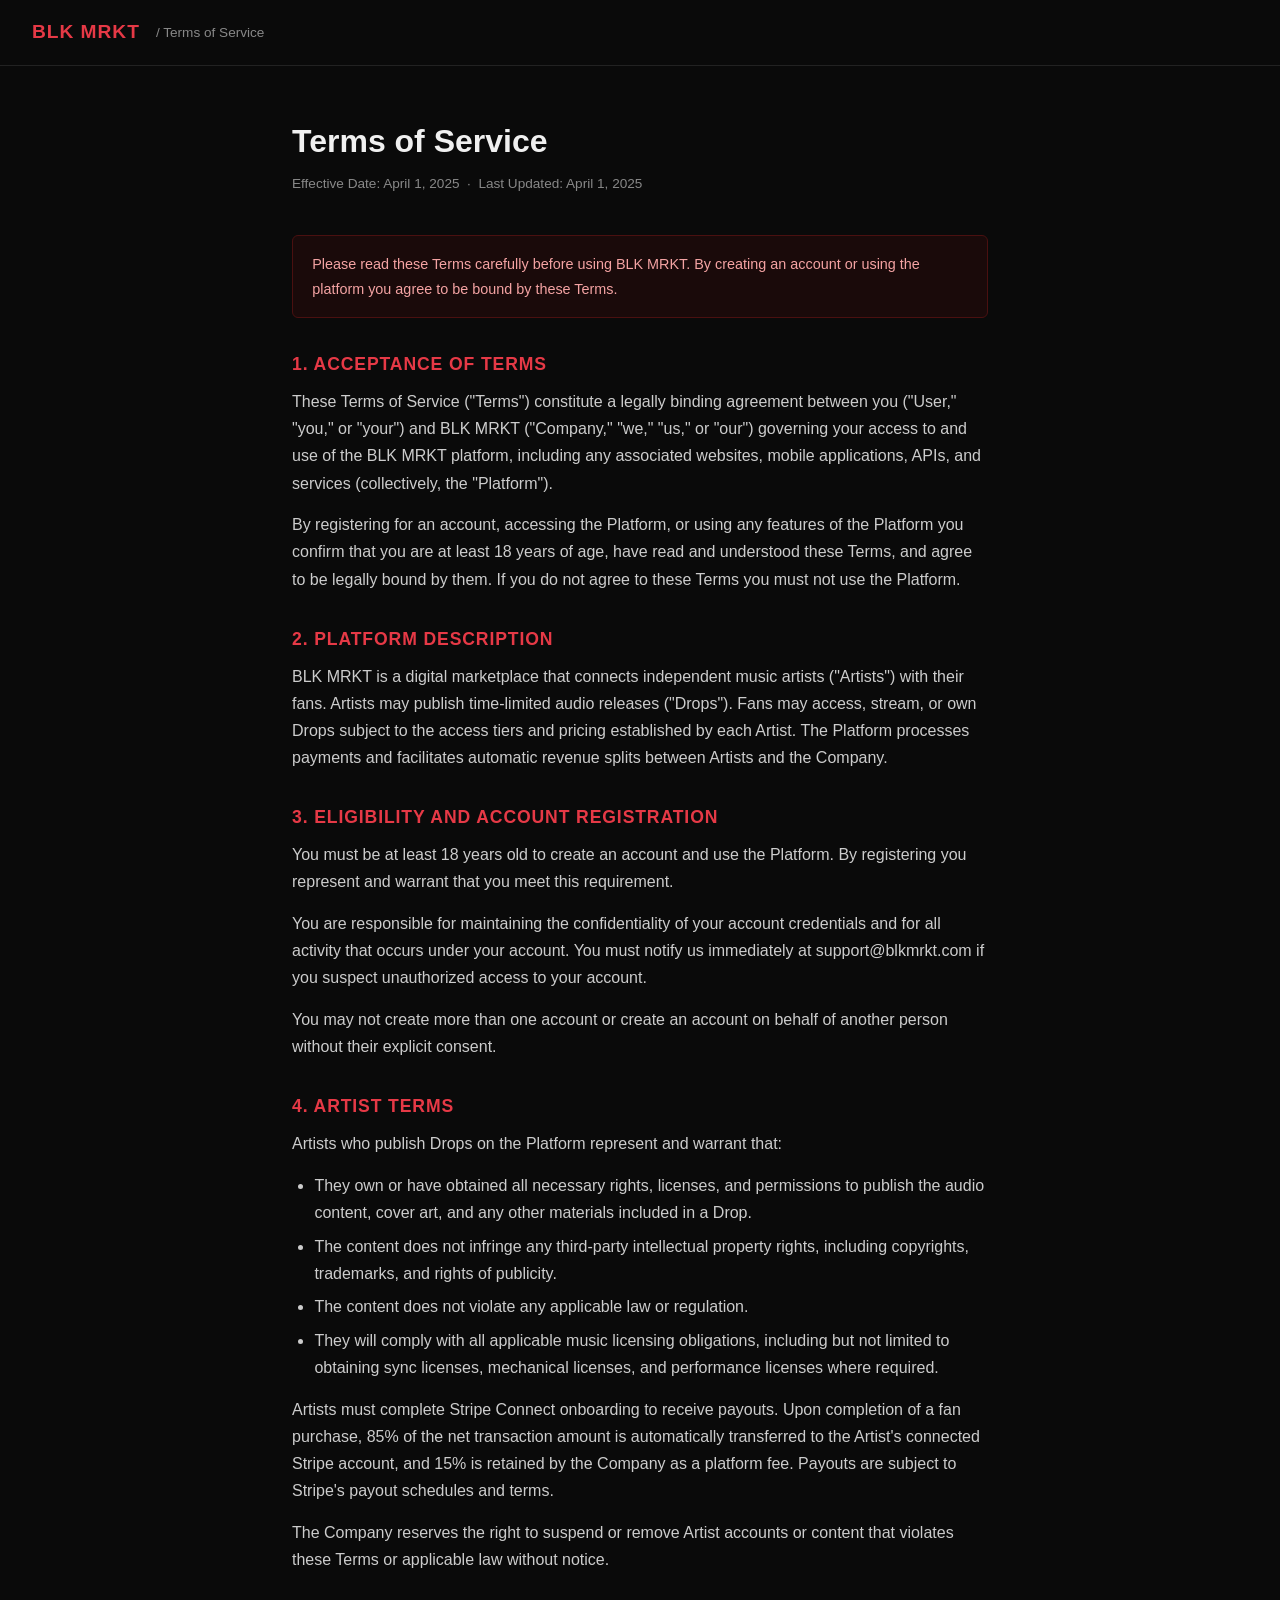
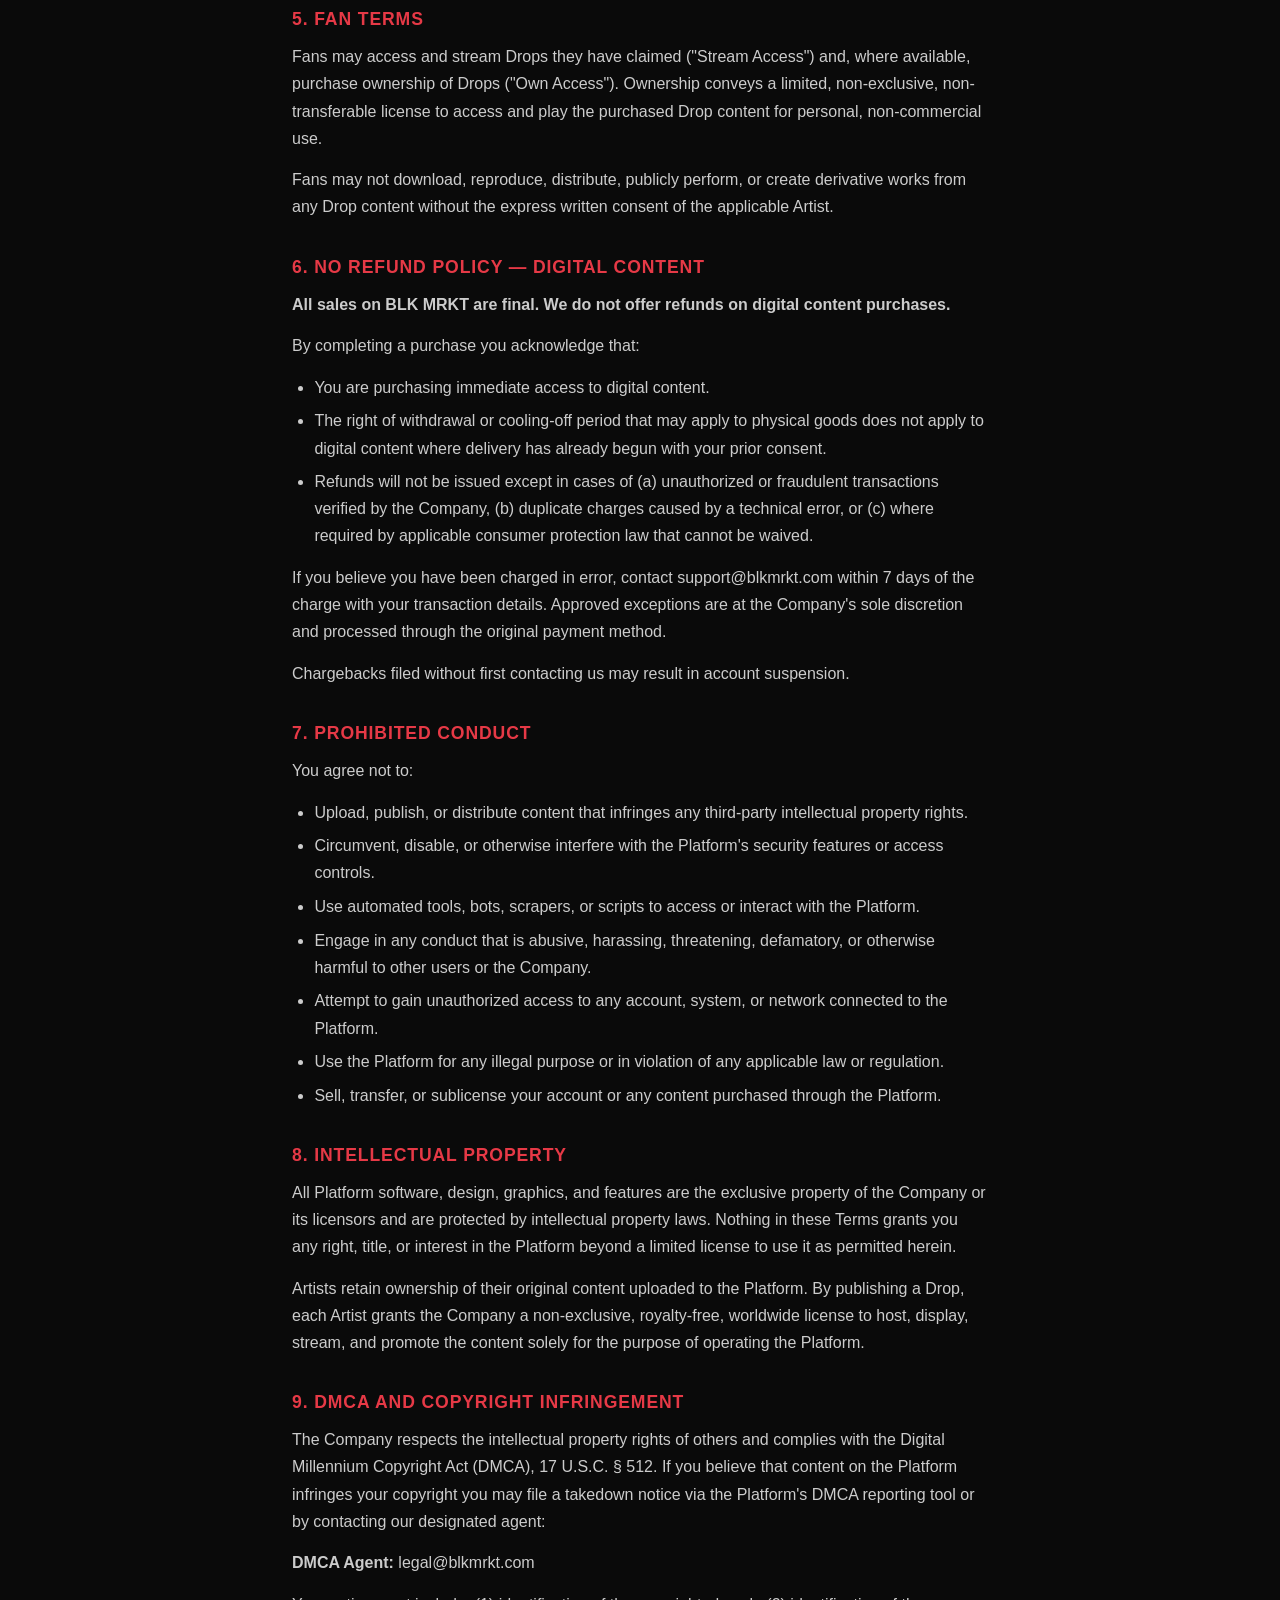
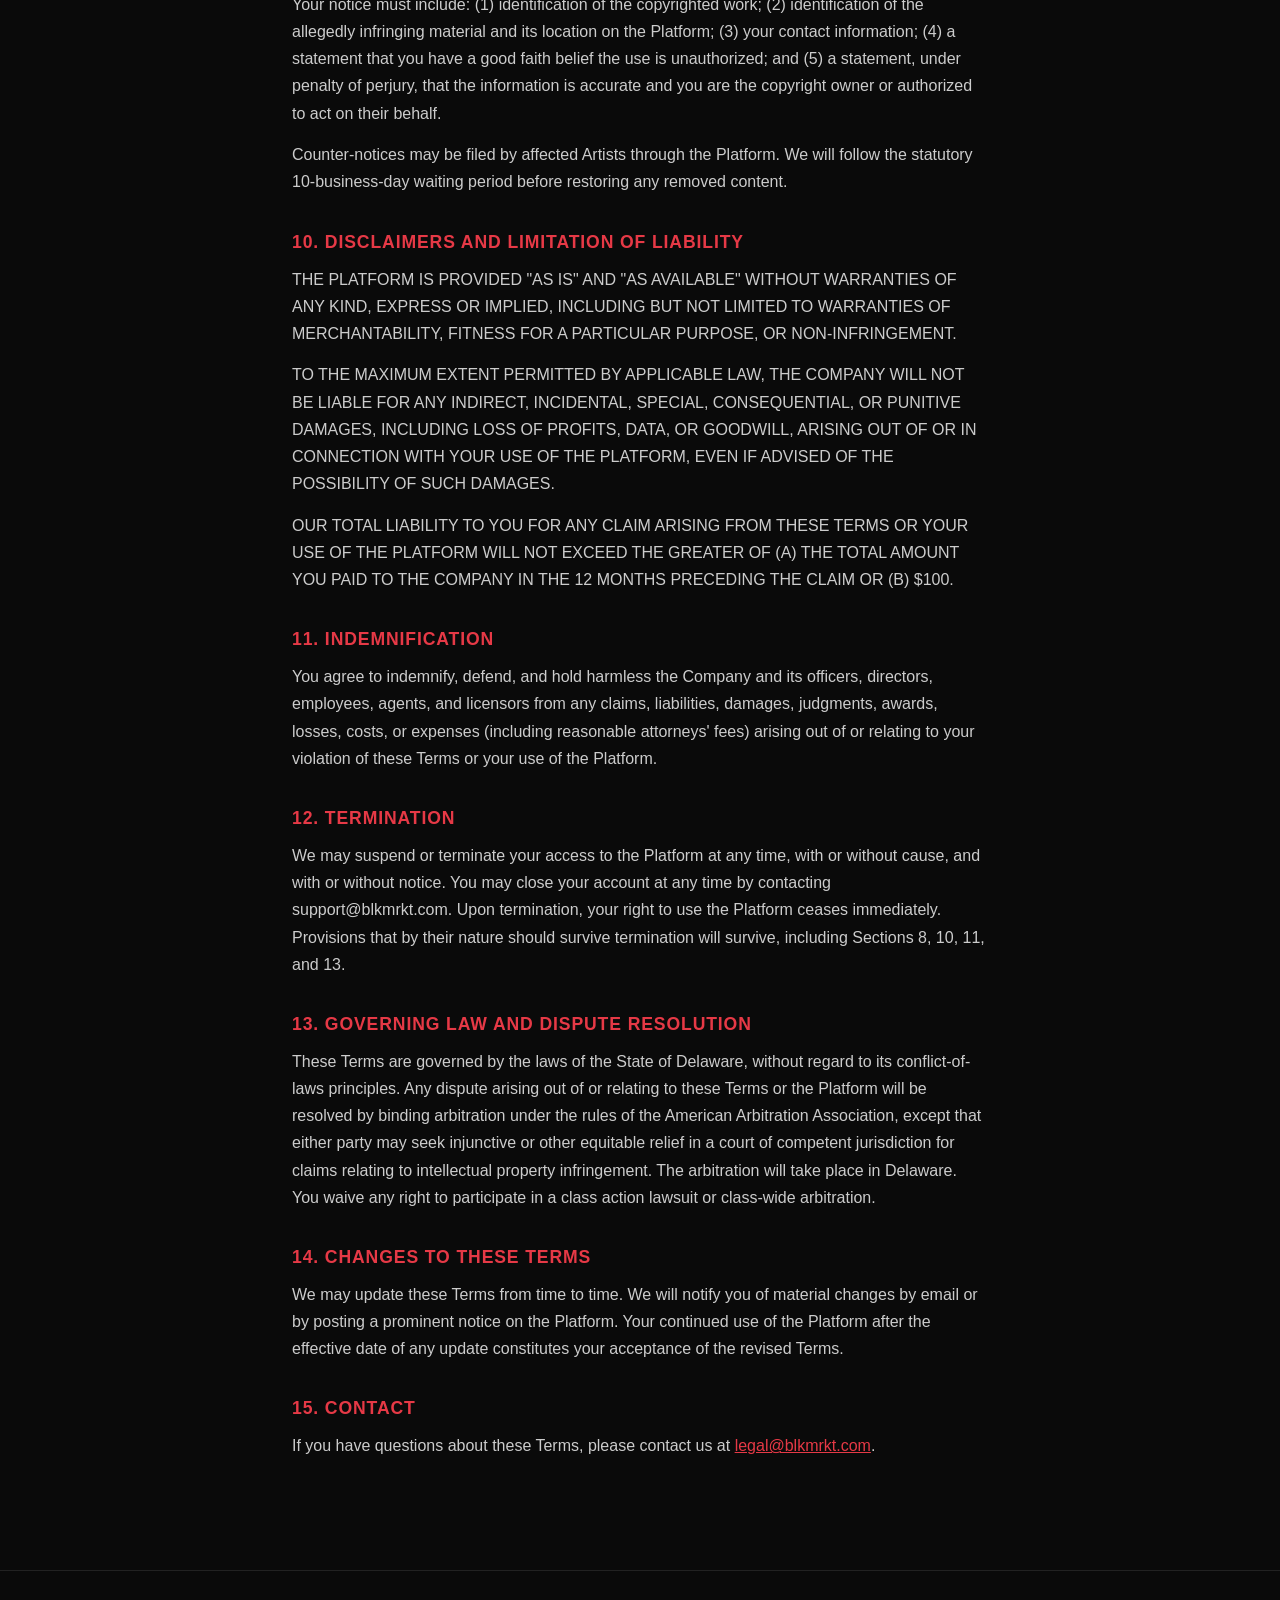
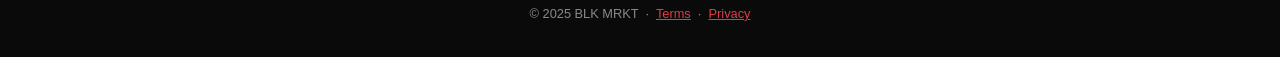
<file: static/terms.html>
<!DOCTYPE html>
<html lang="en">
<head>
  <meta charset="UTF-8" />
  <meta name="viewport" content="width=device-width, initial-scale=1.0" />
  <title>Terms of Service — BLK MRKT</title>
  <style>
    *, *::before, *::after { box-sizing: border-box; margin: 0; padding: 0; }
    :root {
      --bg: #0a0a0a;
      --surface: #141414;
      --border: #222;
      --red: #e63946;
      --text: #f0f0f0;
      --muted: #888;
      --font: 'Inter', -apple-system, BlinkMacSystemFont, 'Segoe UI', sans-serif;
    }
    body { background: var(--bg); color: var(--text); font-family: var(--font); line-height: 1.7; }
    header {
      border-bottom: 1px solid var(--border);
      padding: 1rem 2rem;
      display: flex;
      align-items: center;
      gap: 1rem;
    }
    header a { color: var(--red); text-decoration: none; font-weight: 700; font-size: 1.2rem; letter-spacing: .05em; }
    header span { color: var(--muted); font-size: .85rem; }
    main { max-width: 760px; margin: 0 auto; padding: 3rem 2rem 6rem; }
    h1 { font-size: 2rem; font-weight: 800; margin-bottom: .25rem; }
    .meta { color: var(--muted); font-size: .85rem; margin-bottom: 2.5rem; }
    h2 { font-size: 1.1rem; font-weight: 700; margin: 2rem 0 .5rem; color: var(--red); text-transform: uppercase; letter-spacing: .05em; }
    p { color: #ccc; margin-bottom: .9rem; }
    ul { color: #ccc; padding-left: 1.4rem; margin-bottom: .9rem; }
    li { margin-bottom: .4rem; }
    a { color: var(--red); text-decoration: underline; }
    .notice {
      background: #1a0a0a;
      border: 1px solid #4a1010;
      border-radius: 6px;
      padding: 1rem 1.2rem;
      margin-bottom: 2rem;
      color: #f4a3a3;
      font-size: .9rem;
    }
    footer { text-align: center; color: var(--muted); font-size: .8rem; padding: 2rem; border-top: 1px solid var(--border); }
  </style>
</head>
<body>
<header>
  <a href="/">BLK MRKT</a>
  <span>/ Terms of Service</span>
</header>

<main>
  <h1>Terms of Service</h1>
  <p class="meta">Effective Date: April 1, 2025 &nbsp;·&nbsp; Last Updated: April 1, 2025</p>

  <div class="notice">
    Please read these Terms carefully before using BLK MRKT. By creating an account or using the platform you agree to be bound by these Terms.
  </div>

  <h2>1. Acceptance of Terms</h2>
  <p>These Terms of Service ("Terms") constitute a legally binding agreement between you ("User," "you," or "your") and BLK MRKT ("Company," "we," "us," or "our") governing your access to and use of the BLK MRKT platform, including any associated websites, mobile applications, APIs, and services (collectively, the "Platform").</p>
  <p>By registering for an account, accessing the Platform, or using any features of the Platform you confirm that you are at least 18 years of age, have read and understood these Terms, and agree to be legally bound by them. If you do not agree to these Terms you must not use the Platform.</p>

  <h2>2. Platform Description</h2>
  <p>BLK MRKT is a digital marketplace that connects independent music artists ("Artists") with their fans. Artists may publish time-limited audio releases ("Drops"). Fans may access, stream, or own Drops subject to the access tiers and pricing established by each Artist. The Platform processes payments and facilitates automatic revenue splits between Artists and the Company.</p>

  <h2>3. Eligibility and Account Registration</h2>
  <p>You must be at least 18 years old to create an account and use the Platform. By registering you represent and warrant that you meet this requirement.</p>
  <p>You are responsible for maintaining the confidentiality of your account credentials and for all activity that occurs under your account. You must notify us immediately at support@blkmrkt.com if you suspect unauthorized access to your account.</p>
  <p>You may not create more than one account or create an account on behalf of another person without their explicit consent.</p>

  <h2>4. Artist Terms</h2>
  <p>Artists who publish Drops on the Platform represent and warrant that:</p>
  <ul>
    <li>They own or have obtained all necessary rights, licenses, and permissions to publish the audio content, cover art, and any other materials included in a Drop.</li>
    <li>The content does not infringe any third-party intellectual property rights, including copyrights, trademarks, and rights of publicity.</li>
    <li>The content does not violate any applicable law or regulation.</li>
    <li>They will comply with all applicable music licensing obligations, including but not limited to obtaining sync licenses, mechanical licenses, and performance licenses where required.</li>
  </ul>
  <p>Artists must complete Stripe Connect onboarding to receive payouts. Upon completion of a fan purchase, 85% of the net transaction amount is automatically transferred to the Artist's connected Stripe account, and 15% is retained by the Company as a platform fee. Payouts are subject to Stripe's payout schedules and terms.</p>
  <p>The Company reserves the right to suspend or remove Artist accounts or content that violates these Terms or applicable law without notice.</p>

  <h2>5. Fan Terms</h2>
  <p>Fans may access and stream Drops they have claimed ("Stream Access") and, where available, purchase ownership of Drops ("Own Access"). Ownership conveys a limited, non-exclusive, non-transferable license to access and play the purchased Drop content for personal, non-commercial use.</p>
  <p>Fans may not download, reproduce, distribute, publicly perform, or create derivative works from any Drop content without the express written consent of the applicable Artist.</p>

  <h2>6. No Refund Policy — Digital Content</h2>
  <p><strong>All sales on BLK MRKT are final. We do not offer refunds on digital content purchases.</strong></p>
  <p>By completing a purchase you acknowledge that:</p>
  <ul>
    <li>You are purchasing immediate access to digital content.</li>
    <li>The right of withdrawal or cooling-off period that may apply to physical goods does not apply to digital content where delivery has already begun with your prior consent.</li>
    <li>Refunds will not be issued except in cases of (a) unauthorized or fraudulent transactions verified by the Company, (b) duplicate charges caused by a technical error, or (c) where required by applicable consumer protection law that cannot be waived.</li>
  </ul>
  <p>If you believe you have been charged in error, contact support@blkmrkt.com within 7 days of the charge with your transaction details. Approved exceptions are at the Company's sole discretion and processed through the original payment method.</p>
  <p>Chargebacks filed without first contacting us may result in account suspension.</p>

  <h2>7. Prohibited Conduct</h2>
  <p>You agree not to:</p>
  <ul>
    <li>Upload, publish, or distribute content that infringes any third-party intellectual property rights.</li>
    <li>Circumvent, disable, or otherwise interfere with the Platform's security features or access controls.</li>
    <li>Use automated tools, bots, scrapers, or scripts to access or interact with the Platform.</li>
    <li>Engage in any conduct that is abusive, harassing, threatening, defamatory, or otherwise harmful to other users or the Company.</li>
    <li>Attempt to gain unauthorized access to any account, system, or network connected to the Platform.</li>
    <li>Use the Platform for any illegal purpose or in violation of any applicable law or regulation.</li>
    <li>Sell, transfer, or sublicense your account or any content purchased through the Platform.</li>
  </ul>

  <h2>8. Intellectual Property</h2>
  <p>All Platform software, design, graphics, and features are the exclusive property of the Company or its licensors and are protected by intellectual property laws. Nothing in these Terms grants you any right, title, or interest in the Platform beyond a limited license to use it as permitted herein.</p>
  <p>Artists retain ownership of their original content uploaded to the Platform. By publishing a Drop, each Artist grants the Company a non-exclusive, royalty-free, worldwide license to host, display, stream, and promote the content solely for the purpose of operating the Platform.</p>

  <h2>9. DMCA and Copyright Infringement</h2>
  <p>The Company respects the intellectual property rights of others and complies with the Digital Millennium Copyright Act (DMCA), 17 U.S.C. § 512. If you believe that content on the Platform infringes your copyright you may file a takedown notice via the Platform's DMCA reporting tool or by contacting our designated agent:</p>
  <p><strong>DMCA Agent:</strong> legal@blkmrkt.com</p>
  <p>Your notice must include: (1) identification of the copyrighted work; (2) identification of the allegedly infringing material and its location on the Platform; (3) your contact information; (4) a statement that you have a good faith belief the use is unauthorized; and (5) a statement, under penalty of perjury, that the information is accurate and you are the copyright owner or authorized to act on their behalf.</p>
  <p>Counter-notices may be filed by affected Artists through the Platform. We will follow the statutory 10-business-day waiting period before restoring any removed content.</p>

  <h2>10. Disclaimers and Limitation of Liability</h2>
  <p>THE PLATFORM IS PROVIDED "AS IS" AND "AS AVAILABLE" WITHOUT WARRANTIES OF ANY KIND, EXPRESS OR IMPLIED, INCLUDING BUT NOT LIMITED TO WARRANTIES OF MERCHANTABILITY, FITNESS FOR A PARTICULAR PURPOSE, OR NON-INFRINGEMENT.</p>
  <p>TO THE MAXIMUM EXTENT PERMITTED BY APPLICABLE LAW, THE COMPANY WILL NOT BE LIABLE FOR ANY INDIRECT, INCIDENTAL, SPECIAL, CONSEQUENTIAL, OR PUNITIVE DAMAGES, INCLUDING LOSS OF PROFITS, DATA, OR GOODWILL, ARISING OUT OF OR IN CONNECTION WITH YOUR USE OF THE PLATFORM, EVEN IF ADVISED OF THE POSSIBILITY OF SUCH DAMAGES.</p>
  <p>OUR TOTAL LIABILITY TO YOU FOR ANY CLAIM ARISING FROM THESE TERMS OR YOUR USE OF THE PLATFORM WILL NOT EXCEED THE GREATER OF (A) THE TOTAL AMOUNT YOU PAID TO THE COMPANY IN THE 12 MONTHS PRECEDING THE CLAIM OR (B) $100.</p>

  <h2>11. Indemnification</h2>
  <p>You agree to indemnify, defend, and hold harmless the Company and its officers, directors, employees, agents, and licensors from any claims, liabilities, damages, judgments, awards, losses, costs, or expenses (including reasonable attorneys' fees) arising out of or relating to your violation of these Terms or your use of the Platform.</p>

  <h2>12. Termination</h2>
  <p>We may suspend or terminate your access to the Platform at any time, with or without cause, and with or without notice. You may close your account at any time by contacting support@blkmrkt.com. Upon termination, your right to use the Platform ceases immediately. Provisions that by their nature should survive termination will survive, including Sections 8, 10, 11, and 13.</p>

  <h2>13. Governing Law and Dispute Resolution</h2>
  <p>These Terms are governed by the laws of the State of Delaware, without regard to its conflict-of-laws principles. Any dispute arising out of or relating to these Terms or the Platform will be resolved by binding arbitration under the rules of the American Arbitration Association, except that either party may seek injunctive or other equitable relief in a court of competent jurisdiction for claims relating to intellectual property infringement. The arbitration will take place in Delaware. You waive any right to participate in a class action lawsuit or class-wide arbitration.</p>

  <h2>14. Changes to These Terms</h2>
  <p>We may update these Terms from time to time. We will notify you of material changes by email or by posting a prominent notice on the Platform. Your continued use of the Platform after the effective date of any update constitutes your acceptance of the revised Terms.</p>

  <h2>15. Contact</h2>
  <p>If you have questions about these Terms, please contact us at <a href="mailto:legal@blkmrkt.com">legal@blkmrkt.com</a>.</p>
</main>

<footer>
  &copy; 2025 BLK MRKT &nbsp;·&nbsp; <a href="/terms.html">Terms</a> &nbsp;·&nbsp; <a href="/privacy.html">Privacy</a>
</footer>
</body>
</html>
</file>
